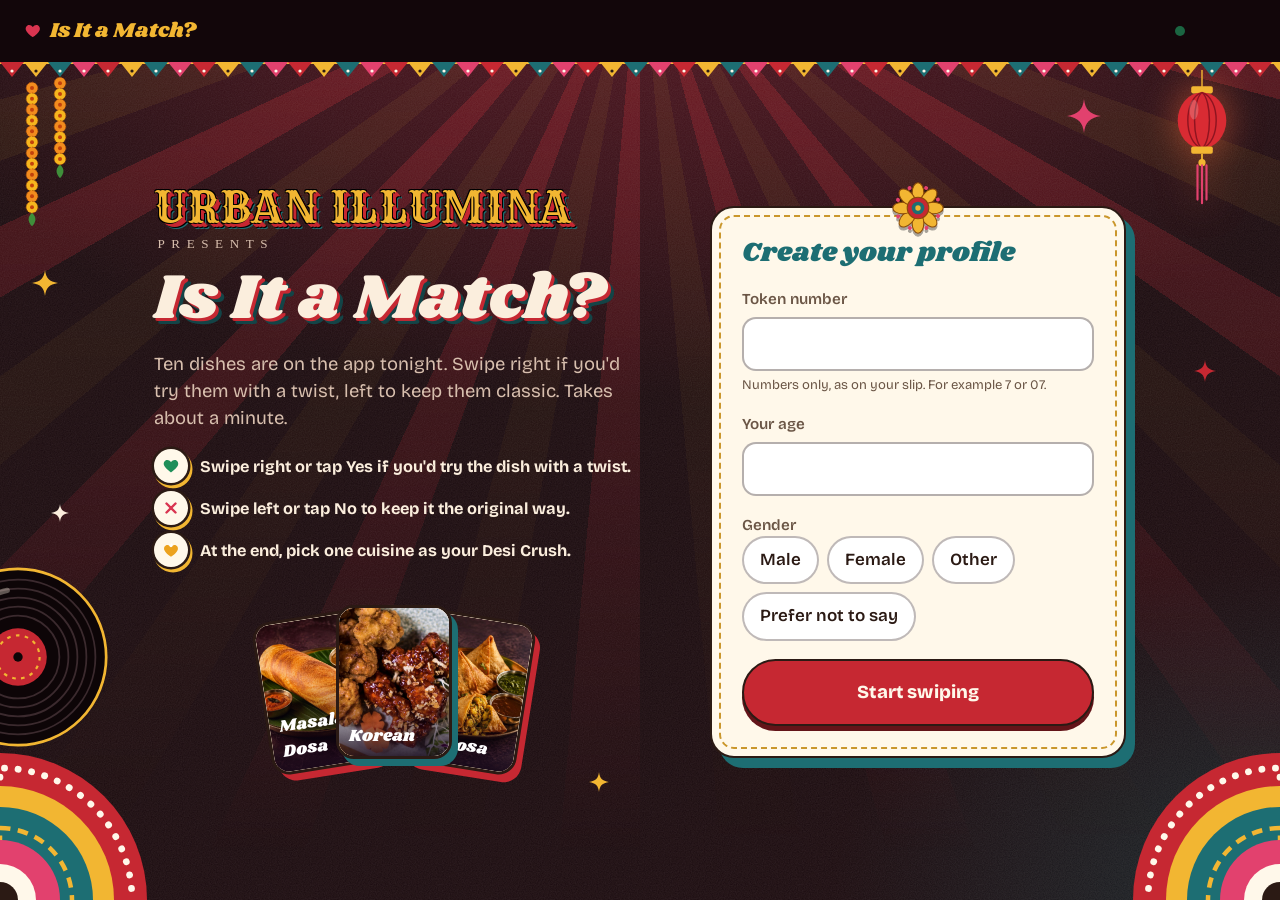
<file: index.html>
<!doctype html>
<html lang="en">
<head>
  <meta charset="utf-8">
  <meta name="viewport" content="width=device-width, initial-scale=1, viewport-fit=cover">
  <meta name="theme-color" content="#12060a">
  <meta name="apple-mobile-web-app-capable" content="yes">
  <title>Is It a Match?</title>
  <link rel="preload" href="fonts/shrikhand.woff2" as="font" type="font/woff2" crossorigin>
  <link rel="preload" href="fonts/rye.woff2" as="font" type="font/woff2" crossorigin>
  <link rel="preload" href="fonts/bricolage-grotesque.woff2" as="font" type="font/woff2" crossorigin>
  <link rel="stylesheet" href="style.css">
</head>
<body data-screen="start">
  <svg width="0" height="0" style="position:absolute" aria-hidden="true">
    <symbol id="i-no" viewBox="0 0 24 24"><path d="M6 6l12 12M18 6L6 18" fill="none" stroke="currentColor" stroke-width="3.2" stroke-linecap="round"/></symbol>
    <symbol id="i-yes" viewBox="0 0 24 24"><path d="M12 20.5s-7.5-4.6-9.3-9.4C1.4 7.6 3.6 4 7.1 4c2 0 3.5 1 4.9 2.8C13.4 5 14.9 4 16.9 4c3.5 0 5.7 3.6 4.4 7.1-1.8 4.8-9.3 9.4-9.3 9.4z" fill="currentColor"/></symbol>
    <symbol id="i-crush" viewBox="0 0 24 24"><path d="M12 21s-7.2-4.4-8.9-9C1.9 8.6 4 5.2 7.3 5.2c1.9 0 3.3.9 4.7 2.6 1.4-1.7 2.8-2.6 4.7-2.6 3.3 0 5.4 3.4 4.2 6.8-1.7 4.6-8.9 9-8.9 9z" fill="currentColor"/><path d="M12 2.2c.9 1.4 2.4 2.1 2.4 3.6a2.4 2.4 0 0 1-4.8 0c0-.7.3-1.2.7-1.7.2.6.6 1 1.1 1 .6 0 .9-.6.6-1.6-.2-.5 0-1 0-1.3z" fill="#fff"/></symbol>
    <symbol id="i-undo" viewBox="0 0 24 24"><path d="M9 7H4V2M4.3 7A8.5 8.5 0 1 1 3.5 13" fill="none" stroke="currentColor" stroke-width="2.6" stroke-linecap="round" stroke-linejoin="round"/></symbol>
    <symbol id="i-pin" viewBox="0 0 24 24"><path d="M12 22s7-6.3 7-12a7 7 0 1 0-14 0c0 5.7 7 12 7 12zm0-9.5a2.5 2.5 0 1 1 0-5 2.5 2.5 0 0 1 0 5z" fill="currentColor"/></symbol>
    <!-- Urban Illumina decorations -->
    <symbol id="i-spark" viewBox="0 0 24 24"><path d="M12 0c.9 7.6 3.8 10.6 12 12-8.2 1.4-11.1 4.4-12 12-.9-7.6-3.8-10.6-12-12C8.2 10.6 11.1 7.6 12 0z" fill="currentColor"/></symbol>
    <symbol id="i-vinyl" viewBox="0 0 100 100"><circle cx="50" cy="50" r="49" fill="#0d0507" stroke="#f2b632" stroke-width="1.5"/><g fill="none" stroke="#3b2a2e" stroke-width="1"><circle cx="50" cy="50" r="43"/><circle cx="50" cy="50" r="38"/><circle cx="50" cy="50" r="33"/><circle cx="50" cy="50" r="28"/><circle cx="50" cy="50" r="23"/></g><path d="M22 26a40 40 0 0 1 22-13" fill="none" stroke="#fbeedd" stroke-opacity=".35" stroke-width="3" stroke-linecap="round"/><circle cx="50" cy="50" r="16" fill="#c62832"/><circle cx="50" cy="50" r="12" fill="none" stroke="#f2b632" stroke-width="1.2" stroke-dasharray="2 3"/><circle cx="50" cy="50" r="2.6" fill="#0d0507"/></symbol>
    <symbol id="i-garland-long" viewBox="0 0 24 174"><path d="M12 0V162" stroke="#7a4b12" stroke-width="1.2"/><circle cx="12" cy="6" r="7" fill="#f28c1e"/><circle cx="12" cy="6" r="7" fill="none" stroke="#b5520a" stroke-width="1" stroke-dasharray="2 2"/><circle cx="12" cy="6" r="2.4" fill="#c2410c"/><circle cx="12" cy="19" r="7" fill="#f6b61e"/><circle cx="12" cy="19" r="7" fill="none" stroke="#b5520a" stroke-width="1" stroke-dasharray="2 2"/><circle cx="12" cy="19" r="2.4" fill="#c2410c"/><circle cx="12" cy="32" r="7" fill="#f28c1e"/><circle cx="12" cy="32" r="7" fill="none" stroke="#b5520a" stroke-width="1" stroke-dasharray="2 2"/><circle cx="12" cy="32" r="2.4" fill="#c2410c"/><circle cx="12" cy="45" r="7" fill="#f6b61e"/><circle cx="12" cy="45" r="7" fill="none" stroke="#b5520a" stroke-width="1" stroke-dasharray="2 2"/><circle cx="12" cy="45" r="2.4" fill="#c2410c"/><circle cx="12" cy="58" r="7" fill="#f28c1e"/><circle cx="12" cy="58" r="7" fill="none" stroke="#b5520a" stroke-width="1" stroke-dasharray="2 2"/><circle cx="12" cy="58" r="2.4" fill="#c2410c"/><circle cx="12" cy="71" r="7" fill="#f6b61e"/><circle cx="12" cy="71" r="7" fill="none" stroke="#b5520a" stroke-width="1" stroke-dasharray="2 2"/><circle cx="12" cy="71" r="2.4" fill="#c2410c"/><circle cx="12" cy="84" r="7" fill="#f28c1e"/><circle cx="12" cy="84" r="7" fill="none" stroke="#b5520a" stroke-width="1" stroke-dasharray="2 2"/><circle cx="12" cy="84" r="2.4" fill="#c2410c"/><circle cx="12" cy="97" r="7" fill="#f6b61e"/><circle cx="12" cy="97" r="7" fill="none" stroke="#b5520a" stroke-width="1" stroke-dasharray="2 2"/><circle cx="12" cy="97" r="2.4" fill="#c2410c"/><circle cx="12" cy="110" r="7" fill="#f28c1e"/><circle cx="12" cy="110" r="7" fill="none" stroke="#b5520a" stroke-width="1" stroke-dasharray="2 2"/><circle cx="12" cy="110" r="2.4" fill="#c2410c"/><circle cx="12" cy="123" r="7" fill="#f6b61e"/><circle cx="12" cy="123" r="7" fill="none" stroke="#b5520a" stroke-width="1" stroke-dasharray="2 2"/><circle cx="12" cy="123" r="2.4" fill="#c2410c"/><circle cx="12" cy="136" r="7" fill="#f28c1e"/><circle cx="12" cy="136" r="7" fill="none" stroke="#b5520a" stroke-width="1" stroke-dasharray="2 2"/><circle cx="12" cy="136" r="2.4" fill="#c2410c"/><circle cx="12" cy="149" r="7" fill="#f6b61e"/><circle cx="12" cy="149" r="7" fill="none" stroke="#b5520a" stroke-width="1" stroke-dasharray="2 2"/><circle cx="12" cy="149" r="2.4" fill="#c2410c"/><path d="M12 156c-5 4-6 10 0 16 6-6 5-12 0-16z" fill="#3f8f3a"/></symbol>
    <symbol id="i-garland-short" viewBox="0 0 24 122"><path d="M12 0V110" stroke="#7a4b12" stroke-width="1.2"/><circle cx="12" cy="6" r="7" fill="#f28c1e"/><circle cx="12" cy="6" r="7" fill="none" stroke="#b5520a" stroke-width="1" stroke-dasharray="2 2"/><circle cx="12" cy="6" r="2.4" fill="#c2410c"/><circle cx="12" cy="19" r="7" fill="#f6b61e"/><circle cx="12" cy="19" r="7" fill="none" stroke="#b5520a" stroke-width="1" stroke-dasharray="2 2"/><circle cx="12" cy="19" r="2.4" fill="#c2410c"/><circle cx="12" cy="32" r="7" fill="#f28c1e"/><circle cx="12" cy="32" r="7" fill="none" stroke="#b5520a" stroke-width="1" stroke-dasharray="2 2"/><circle cx="12" cy="32" r="2.4" fill="#c2410c"/><circle cx="12" cy="45" r="7" fill="#f6b61e"/><circle cx="12" cy="45" r="7" fill="none" stroke="#b5520a" stroke-width="1" stroke-dasharray="2 2"/><circle cx="12" cy="45" r="2.4" fill="#c2410c"/><circle cx="12" cy="58" r="7" fill="#f28c1e"/><circle cx="12" cy="58" r="7" fill="none" stroke="#b5520a" stroke-width="1" stroke-dasharray="2 2"/><circle cx="12" cy="58" r="2.4" fill="#c2410c"/><circle cx="12" cy="71" r="7" fill="#f6b61e"/><circle cx="12" cy="71" r="7" fill="none" stroke="#b5520a" stroke-width="1" stroke-dasharray="2 2"/><circle cx="12" cy="71" r="2.4" fill="#c2410c"/><circle cx="12" cy="84" r="7" fill="#f28c1e"/><circle cx="12" cy="84" r="7" fill="none" stroke="#b5520a" stroke-width="1" stroke-dasharray="2 2"/><circle cx="12" cy="84" r="2.4" fill="#c2410c"/><circle cx="12" cy="97" r="7" fill="#f6b61e"/><circle cx="12" cy="97" r="7" fill="none" stroke="#b5520a" stroke-width="1" stroke-dasharray="2 2"/><circle cx="12" cy="97" r="2.4" fill="#c2410c"/><path d="M12 104c-5 4-6 10 0 16 6-6 5-12 0-16z" fill="#3f8f3a"/></symbol>
    <symbol id="i-lantern" viewBox="0 0 60 150"><path d="M30 0v20" stroke="#f2b632" stroke-width="1.6"/><rect x="18" y="18" width="24" height="8" rx="2" fill="#f2b632"/><ellipse cx="30" cy="56" rx="27" ry="31" fill="#d92b33"/><path d="M30 25c-11 8-11 54 0 62M30 25c11 8 11 54 0 62M30 25c-21 6-21 56 0 62M30 25c21 6 21 56 0 62" fill="none" stroke="#8e1420" stroke-width="1.6"/><ellipse cx="21" cy="44" rx="5" ry="11" fill="#fff" opacity=".2"/><rect x="18" y="85" width="24" height="8" rx="2" fill="#f2b632"/><path d="M30 93v8" stroke="#f2b632" stroke-width="2"/><circle cx="30" cy="103" r="4" fill="#f2b632"/><path d="M25 106v38M30 106v42M35 106v38" stroke="#e2416e" stroke-width="2.4" stroke-linecap="round"/></symbol>
    <symbol id="i-medallion" viewBox="-30 -30 60 60"><g fill="#f2b632" stroke="#8a4b08" stroke-width="1.2"><ellipse cx="0" cy="-17" rx="6.5" ry="11" transform="rotate(0)"/><ellipse cx="0" cy="-17" rx="6.5" ry="11" transform="rotate(45)"/><ellipse cx="0" cy="-17" rx="6.5" ry="11" transform="rotate(90)"/><ellipse cx="0" cy="-17" rx="6.5" ry="11" transform="rotate(135)"/><ellipse cx="0" cy="-17" rx="6.5" ry="11" transform="rotate(180)"/><ellipse cx="0" cy="-17" rx="6.5" ry="11" transform="rotate(225)"/><ellipse cx="0" cy="-17" rx="6.5" ry="11" transform="rotate(270)"/><ellipse cx="0" cy="-17" rx="6.5" ry="11" transform="rotate(315)"/></g><g fill="#e2416e"><circle cx="0" cy="-24" r="2.2" transform="rotate(22)"/><circle cx="0" cy="-24" r="2.2" transform="rotate(67)"/><circle cx="0" cy="-24" r="2.2" transform="rotate(112)"/><circle cx="0" cy="-24" r="2.2" transform="rotate(157)"/><circle cx="0" cy="-24" r="2.2" transform="rotate(202)"/><circle cx="0" cy="-24" r="2.2" transform="rotate(247)"/><circle cx="0" cy="-24" r="2.2" transform="rotate(292)"/><circle cx="0" cy="-24" r="2.2" transform="rotate(337)"/></g><circle r="12" fill="#c62832" stroke="#8a4b08" stroke-width="1.2"/><circle r="7" fill="#1d6e73"/><circle r="3" fill="#f2b632"/></symbol>
    <symbol id="i-corner" viewBox="0 0 100 100"><path d="M0 100V2a98 98 0 0 1 98 98z" fill="#c62832"/><path d="M0 100V12a88 88 0 0 1 88 88" fill="none" stroke="#fff8ea" stroke-width="4.5" stroke-dasharray="0.1 9" stroke-linecap="round"/><path d="M0 100V24a76 76 0 0 1 76 76z" fill="#f2b632"/><path d="M0 100V38a62 62 0 0 1 62 62z" fill="#1d6e73"/><path d="M0 100V52a48 48 0 0 1 48 48" fill="none" stroke="#f2b632" stroke-width="3" stroke-dasharray="7 5"/><path d="M0 100V60a40 40 0 0 1 40 40z" fill="#e2416e"/><path d="M0 100V76a24 24 0 0 1 24 24z" fill="#fff8ea"/><circle cx="0" cy="100" r="12" fill="#2b1a14"/></symbol>
    <symbol id="i-info" viewBox="0 0 24 24"><circle cx="12" cy="12" r="10" fill="none" stroke="currentColor" stroke-width="2.4"/><path d="M12 11v6M12 7.2v.1" stroke="currentColor" stroke-width="2.6" stroke-linecap="round"/></symbol>
  </svg>

  <!-- Night poster background: sun rays, grain, marigold garland, lantern, vinyl, sparkles, truck-art corners -->
  <div class="deco" aria-hidden="true">
    <svg class="garland g-1"><use href="#i-garland-long"/></svg>
    <svg class="garland g-2"><use href="#i-garland-short"/></svg>
    <svg class="lantern"><use href="#i-lantern"/></svg>
    <svg class="vinyl"><use href="#i-vinyl"/></svg>
    <svg class="spark sp-1"><use href="#i-spark"/></svg>
    <svg class="spark sp-2"><use href="#i-spark"/></svg>
    <svg class="spark sp-3"><use href="#i-spark"/></svg>
    <svg class="spark sp-4"><use href="#i-spark"/></svg>
    <svg class="spark sp-5"><use href="#i-spark"/></svg>
    <svg class="corner corner-bl"><use href="#i-corner"/></svg>
    <svg class="corner corner-br"><use href="#i-corner"/></svg>
  </div>

  <div class="app">
    <header class="topbar">
      <button class="brand" id="brand" type="button" aria-label="Game logo">
        <img class="brand-logo" id="brandLogo" alt="" hidden>
        <svg class="brand-heart"><use href="#i-yes"/></svg><span data-text="title"></span>
      </button>
      <ol class="progress" id="progress" aria-label="Progress"></ol>
      <div class="topbar-end">
        <span class="sync" id="sync" data-state="saved" title="All saved" aria-hidden="true"></span>
        <button class="btn-quiet" id="exitBtn" type="button">Exit</button>
      </div>
    </header>

    <main>
      <!-- Start -->
      <section class="screen screen-start" id="screen-start" aria-labelledby="startTitle">
        <div class="start-hero">
          <img class="start-logo" id="startLogo" alt="" hidden>
          <p class="presenter"><span class="presenter-name" data-text="presenter"></span><span class="presenter-sub" data-text="presents"></span></p>
          <h1 id="startTitle" data-text="title"></h1>
          <p class="intro" data-text="intro"></p>
          <ul class="start-how" id="startHow"></ul>
          <div class="fan" id="fan"></div>
        </div>
        <form class="start-form" id="startForm" novalidate>
          <svg class="medal" aria-hidden="true"><use href="#i-medallion"/></svg>
          <h2 data-text="startHeading"></h2>
          <label class="field">
            <span data-text="tokenLabel"></span>
            <input id="token" name="token" inputmode="numeric" pattern="[0-9]*" autocomplete="off" spellcheck="false" maxlength="9" required>
            <small data-text="tokenHelp"></small>
          </label>
          <label class="field">
            <span data-text="ageLabel"></span>
            <input id="age" name="age" type="number" inputmode="numeric" min="5" max="99" required>
          </label>
          <fieldset class="field">
            <legend data-text="genderLabel"></legend>
            <div class="chips-choice">
              <label><input type="radio" name="gender" value="Male" required><span>Male</span></label>
              <label><input type="radio" name="gender" value="Female"><span>Female</span></label>
              <label><input type="radio" name="gender" value="Other"><span>Other</span></label>
              <label><input type="radio" name="gender" value="Prefer not to say"><span>Prefer not to say</span></label>
            </div>
          </fieldset>
          <p class="form-error" id="formError" role="alert" hidden></p>
          <button class="btn-primary btn-big" id="startBtn" type="submit"><span data-text="startButton"></span></button>
        </form>
      </section>

      <!-- Play -->
      <section class="screen screen-play" id="screen-play">
        <div class="prompt">
          <p class="round-tag" id="roundTag"></p>
          <h2 id="question"></h2>
          <ul class="legend">
            <li class="legend-yes"><svg><use href="#i-yes"/></svg><span id="yesMeans"></span></li>
            <li class="legend-no"><svg><use href="#i-no"/></svg><span id="noMeans"></span></li>
          </ul>
          <p class="counter" id="counter"></p>
          <ul class="keys" aria-label="Keyboard shortcuts">
            <li><kbd>←</kbd> No</li>
            <li><kbd>→</kbd> Yes</li>
            <li><kbd>⌫</kbd> Undo</li>
          </ul>
        </div>
        <div class="deck-area">
          <div class="deck" id="deck"></div>
          <div class="controls">
            <button class="ctl ctl-undo" id="undoBtn" type="button"><svg><use href="#i-undo"/></svg><span data-btn="undo"></span></button>
            <button class="ctl ctl-no" id="noBtn" type="button"><svg><use href="#i-no"/></svg><span data-btn="no"></span></button>
            <button class="ctl ctl-yes" id="yesBtn" type="button"><svg><use href="#i-yes"/></svg><span data-btn="yes"></span></button>
          </div>
        </div>
      </section>

      <!-- Pick your Desi Crush (mandatory, after all 10 swipes) -->
      <section class="screen screen-crush" id="screen-crush" aria-labelledby="crushTitle">
        <div class="crush-head">
          <p class="crush-kicker" id="crushKicker"></p>
          <h2 id="crushTitle"></h2>
          <p class="crush-text" id="crushText"></p>
        </div>
        <ul class="crush-tiles" id="crushTiles" aria-label="Pick your Desi Crush"></ul>
      </section>

      <!-- Done -->
      <section class="screen screen-done" id="screen-done" aria-labelledby="profileName">
        <div class="profile-card">
          <svg class="medal" aria-hidden="true"><use href="#i-medallion"/></svg>
          <p class="profile-kicker" id="doneKicker"></p>
          <h2 id="profileName"></h2>
          <p id="profileLine"></p>
          <div class="match" aria-live="polite">
            <div class="match-photo-wrap" id="matchPhoto"></div>
            <div class="match-text">
              <p class="match-kicker"><svg><use href="#i-yes"/></svg><span id="matchKicker"></span></p>
              <p class="match-name" id="matchName"></p>
              <p class="match-line" id="matchLine"></p>
            </div>
          </div>
          <dl class="stats" id="stats"></dl>
          <button class="btn-primary btn-big" id="nextPlayerBtn" type="button"></button>
        </div>
        <ul class="tiles" id="tiles" aria-label="Your answers"></ul>
      </section>
    </main>
  </div>

  <!-- Round switch flash -->
  <div class="flash" id="flash" hidden aria-live="polite">
    <svg class="flash-spark fs-1" aria-hidden="true"><use href="#i-spark"/></svg>
    <svg class="flash-spark fs-2" aria-hidden="true"><use href="#i-spark"/></svg>
    <svg class="flash-spark fs-3" aria-hidden="true"><use href="#i-spark"/></svg>
    <p class="flash-emoji" id="flashEmoji"></p>
    <p class="flash-title" id="flashTitle"></p>
    <p class="flash-text" id="flashText"></p>
    <p class="flash-crush" id="flashCrush" hidden></p>
  </div>

  <!-- Match screen after Yes (moves on by itself) or Desi Crush (waits for Next). No has no screen. -->
  <div class="overlay" id="result" hidden>
    <div class="result" role="dialog" aria-modal="true" aria-labelledby="resultTitle">
      <h2 class="result-title" id="resultTitle"></h2>
      <div class="plates" id="plates"></div>
      <p class="result-name" id="resultName"></p>
      <p class="result-line" id="resultLine"></p>
      <ul class="teasers" id="teasers"></ul>
      <div class="result-actions">
        <button class="btn-primary btn-big" id="nextBtn" type="button"></button>
        <button class="btn-quiet" id="changeBtn" type="button"><svg><use href="#i-undo"/></svg><span id="changeText"></span></button>
      </div>
    </div>
    <div class="burst" id="burst" aria-hidden="true"></div>
  </div>

  <!-- Full dish profile -->
  <div class="overlay overlay-dim" id="profile" hidden>
    <div class="sheet" role="dialog" aria-modal="true" aria-labelledby="pName">
      <div class="sheet-photos" id="pPhotos"></div>
      <div class="sheet-body">
        <h2 id="pName"></h2>
        <p class="from"><svg><use href="#i-pin"/></svg><span id="pFrom"></span></p>
        <p id="pBio"></p>
        <dl class="sheet-facts" id="pFacts"></dl>
        <button class="btn-primary" id="pBack" type="button"></button>
      </div>
    </div>
  </div>

  <!-- Halftime fortune cookie -->
  <div class="overlay" id="halftime" hidden>
    <div class="half" role="dialog" aria-modal="true" aria-labelledby="halfTitle">
      <h2 id="halfTitle"></h2>
      <p id="halfText"></p>
      <button class="cookie" id="cookie" type="button" aria-label="Crack the fortune cookie">
        <span class="cookie-half cookie-l">🥠</span><span class="cookie-half cookie-r">🥠</span>
      </button>
      <p class="fortune" id="fortune" hidden></p>
      <button class="btn-primary btn-big" id="halfBtn" type="button"></button>
    </div>
    <div class="burst" id="halfBurst" aria-hidden="true"></div>
  </div>

  <!-- Confirm exit -->
  <div class="overlay overlay-dim" id="exitDialog" hidden>
    <div class="dialog" role="dialog" aria-modal="true" aria-labelledby="exitTitle">
      <h2 id="exitTitle"></h2>
      <p id="exitText"></p>
      <div class="dialog-actions">
        <button class="btn-quiet" id="exitCancel" type="button"></button>
        <button class="btn-primary" id="exitConfirm" type="button"></button>
      </div>
    </div>
  </div>

  <!-- Team panel: opens when the logo is tapped 5 times -->
  <div class="overlay overlay-dim" id="team" hidden>
    <div class="dialog dialog-wide" role="dialog" aria-modal="true" aria-labelledby="teamTitle">
      <h2 id="teamTitle">Team tools</h2>
      <form id="teamForm" class="team-grid" novalidate>
        <label class="field"><span>Your name</span><input id="tName" autocomplete="off" maxlength="40"></label>
        <label class="field"><span>Stall PIN</span><input id="tPin" type="password" autocomplete="off" maxlength="40"></label>
        <label class="field"><span>Token</span><input id="tToken" inputmode="numeric" pattern="[0-9]*" autocomplete="off" maxlength="9"></label>
        <button class="btn-primary" id="tCheck" type="submit">Check token</button>
      </form>
      <div id="tResult" class="team-result" role="status"></div>
      <div id="tActions" class="team-actions" hidden>
        <label class="field"><span>Reason (saved in the sheet)</span><input id="tReason" maxlength="200" placeholder="For example: phone battery died mid-game"></label>
        <div class="dialog-actions">
          <button class="btn-primary" id="tReplay" type="button" hidden>Allow a replay</button>
          <button class="btn-primary" id="tRestart" type="button" hidden>Restart unfinished game</button>
        </div>
      </div>
      <div class="team-device">
        <p>This device: <span id="tDevice"></span>. Saving: <span id="tQueue"></span></p>
        <div class="dialog-actions">
          <button class="btn-quiet" id="tReload" type="button">Reload page</button>
          <button class="btn-quiet" id="tClose" type="button">Close</button>
        </div>
      </div>
    </div>
  </div>

  <p class="toast" id="toast" role="status" hidden></p>

  <script src="data.js"></script>
  <script src="app.js"></script>
</body>
</html>
</file>
<file: style.css>
/* Swipe game — styles.
 * Urban Illumina at night: a dark maroon sky with Diwali-Night sun rays,
 * festive bunting, retro props (vinyl, disco ball), sparkles and truck-art
 * corners. Dishes sit on cream poster cards with ink outlines and hard
 * offset shadows. Crimson, teal and marigold gold. Dishes are dating profiles.
 * Laptop and iPad first; phone as backup.
 */

/* Fonts are stored in the repo (fonts/), so they load even on slow fest Wi-Fi.
 * Rye (the western-marquee look of the URBAN ILLUMINA wordmark), Shrikhand
 * (retro desi poster script) and Bricolage Grotesque. All SIL Open Font License. */
@font-face {
  font-family: "Rye";
  src: url("fonts/rye.woff2") format("woff2");
  font-weight: 400;
  font-display: swap;
}
@font-face {
  font-family: "Shrikhand";
  src: url("fonts/shrikhand.woff2") format("woff2");
  font-weight: 400;
  font-display: swap;
}
@font-face {
  font-family: "Bricolage Grotesque";
  src: url("fonts/bricolage-grotesque.woff2") format("woff2");
  font-weight: 200 800;
  font-display: swap;
}

:root {
  --bg: #1a0a0e;       /* night page */
  --page-text: #fbeedd;
  --page-muted: #d8bfae;
  --page-line: rgba(251, 238, 221, 0.22);
  --paper: #f3e6cc;
  --paper-2: #fff8ea;  /* cards, forms */
  --paper-3: #eadbbf;  /* photo placeholders */
  --ink: #2b1a14;
  --muted: #6b5646;
  --line: rgba(43, 26, 20, 0.2);
  --crimson: #c62832;  /* round 1: Chinese twist */
  --teal: #1d6e73;     /* round 2: desi twist */
  --teal-deep: #134447;
  --gold: #f2b632;
  --pink: #e2416e;
  --yes: #1f8f5a;
  --no: #d93450;
  --crush: #eca21e;    /* Desi Crush */
  --undo: #7a64b8;
  --accent: var(--crimson);
  --hard: 0 0 0 2.5px var(--ink);  /* ink outline used on cards and buttons */

  --wordmark: "Rye", "Georgia", serif;
  --display: "Shrikhand", "Georgia", serif;
  --text: "Bricolage Grotesque", ui-sans-serif, system-ui, -apple-system, "Segoe UI", sans-serif;

  --r-card: 24px;
  --r-ui: 14px;
  --topbar: 64px;
  --ease-out: cubic-bezier(0.2, 0.8, 0.2, 1);
  --spring: cubic-bezier(0.34, 1.56, 0.64, 1);
}

body[data-part="2"] { --accent: var(--teal); }

*, *::before, *::after { box-sizing: border-box; }
html { -webkit-text-size-adjust: 100%; overflow-x: hidden; }

body {
  margin: 0;
  min-height: 100dvh;
  color: var(--page-text);
  font-family: var(--text);
  font-size: 17px;
  line-height: 1.45;
  background-color: var(--bg);
  overflow-x: hidden;
  -webkit-tap-highlight-color: transparent;
}
/* Urban Illumina artwork slot (set GAME.background in data.js) */
body.has-art::before {
  content: "";
  position: fixed;
  inset: 0;
  z-index: -1;
  background: var(--art) center / cover no-repeat;
  opacity: 0.3;
  pointer-events: none;
}

button, input { font: inherit; color: inherit; }
button { cursor: pointer; touch-action: manipulation; }
button:disabled { cursor: default; }
[hidden] { display: none !important; }
:focus-visible { outline: 3px solid var(--crush); outline-offset: 3px; }
svg { width: 1em; height: 1em; flex: none; }
.sr-only { position: absolute; width: 1px; height: 1px; overflow: hidden; clip: rect(0 0 0 0); white-space: nowrap; }

/* ------------------------------------------------------------ top bar */

/* Clip cards that fly off the side, so phones never zoom out to fit them. */
.app { min-height: 100dvh; display: flex; flex-direction: column; overflow-x: hidden; overflow-x: clip; }

.topbar {
  height: var(--topbar);
  display: grid;
  grid-template-columns: 1fr auto 1fr;
  align-items: center;
  gap: 16px;
  padding: 0 max(20px, env(safe-area-inset-right)) 0 max(20px, env(safe-area-inset-left));
  position: relative;
  z-index: 2;
  background: #12060a;
  border-bottom: 2px solid var(--gold);
}
/* Festive bunting (jhalar) hanging under the top bar */
.topbar::after {
  content: "";
  position: absolute;
  left: 0; right: 0; top: 100%;
  height: 16px;
  pointer-events: none;
  background: url("data:image/svg+xml,%3Csvg xmlns='http://www.w3.org/2000/svg' width='96' height='16'%3E%3Cpath d='M0 0h24L12 15z' fill='%23c62832'/%3E%3Cpath d='M24 0h24L36 15z' fill='%23f2b632'/%3E%3Cpath d='M48 0h24L60 15z' fill='%231d6e73'/%3E%3Cpath d='M72 0h24L84 15z' fill='%23e2416e'/%3E%3Ccircle cx='12' cy='9' r='1.6' fill='%23fff8ea'/%3E%3Ccircle cx='36' cy='9' r='1.6' fill='%232b1a14'/%3E%3Ccircle cx='60' cy='9' r='1.6' fill='%23fff8ea'/%3E%3Ccircle cx='84' cy='9' r='1.6' fill='%23fff8ea'/%3E%3C/svg%3E") 0 0 / 96px 16px repeat-x;
}

.brand {
  justify-self: start;
  display: flex;
  align-items: center;
  gap: 8px;
  padding: 6px 4px;
  border: 0;
  background: none;
  font-family: var(--display);
  font-size: 1.3rem;
  line-height: 1;
  color: var(--gold);
  white-space: nowrap;
  -webkit-user-select: none;
  user-select: none;
}
.brand:focus-visible { outline-offset: 2px; }
.brand-heart { color: var(--no); font-size: 1.1rem; }
.brand-logo { height: 34px; width: auto; }
.start-logo { height: 64px; width: auto; margin-bottom: 14px; }

.progress { list-style: none; margin: 0; padding: 0; display: flex; gap: 6px; }
.progress li {
  width: 26px;
  height: 6px;
  border-radius: 6px;
  background: rgba(251, 238, 221, 0.18);
  transition: background 0.3s, transform 0.3s var(--spring);
}
.progress li.part-1.done { background: var(--crimson); }
.progress li.part-2.done { background: var(--teal); }
.progress li.now { background: var(--gold); transform: scaleY(1.6); }
body[data-screen="start"] .progress,
body[data-screen="start"] #exitBtn,
body[data-screen="done"] #exitBtn { visibility: hidden; }

.topbar-end { display: flex; justify-content: flex-end; align-items: center; gap: 12px; }

/* A tiny status dot. Players don't know what it means; the team does:
 * green = all saved, amber blinking = saving, red = offline (answers wait on the device). */
.sync { width: 10px; height: 10px; border-radius: 50%; background: var(--yes); opacity: 0.7; }
.sync[data-state="saving"] { background: #ffc53d; animation: pulse 0.9s ease-in-out infinite; }
.sync[data-state="offline"] { background: var(--no); opacity: 1; }
@keyframes pulse { 50% { opacity: 0.25; } }

/* ------------------------------------------------------------ buttons */

.btn-primary {
  position: relative;
  overflow: hidden;
  border: 2.5px solid var(--ink);
  border-radius: 999px;
  padding: 14px 26px;
  background: var(--accent);
  color: var(--paper-2);
  font-weight: 800;
  letter-spacing: 0.01em;
  box-shadow: 0 5px 0 color-mix(in srgb, var(--accent) 50%, #000);
  transition: transform 0.18s var(--spring), box-shadow 0.2s, filter 0.2s;
}
.btn-primary::after {
  content: "";
  position: absolute;
  inset: 0;
  background: linear-gradient(110deg, transparent 30%, rgba(255, 255, 255, 0.35) 50%, transparent 70%);
  transform: translateX(-120%);
  transition: transform 0.6s var(--ease-out);
}
.btn-primary:hover { transform: translateY(-2px); box-shadow: 0 7px 0 color-mix(in srgb, var(--accent) 50%, #000); }
.btn-primary:hover::after { transform: translateX(120%); }
.btn-primary:active { transform: translateY(4px); box-shadow: 0 1px 0 color-mix(in srgb, var(--accent) 50%, #000); }
.btn-primary:disabled { filter: saturate(0.5) brightness(0.85); transform: none; }
.btn-primary.is-loading::before {
  content: "";
  display: inline-block;
  width: 16px;
  height: 16px;
  margin-right: 10px;
  vertical-align: -2px;
  border: 2.5px solid rgba(255, 248, 234, 0.4);
  border-top-color: var(--paper-2);
  border-radius: 50%;
  animation: spin 0.7s linear infinite;
}
.btn-crush { --accent: var(--crush); color: var(--ink); }
@keyframes spin { to { transform: rotate(360deg); } }
.btn-big { padding: 18px 34px; font-size: 1.15rem; }

.btn-quiet {
  display: inline-flex;
  align-items: center;
  gap: 8px;
  border: 2px solid color-mix(in srgb, currentColor 35%, transparent);
  background: transparent;
  border-radius: 999px;
  padding: 9px 16px;
  color: inherit;
  font-weight: 600;
  font-size: 0.95rem;
  transition: background 0.2s, color 0.2s, border-color 0.2s;
}
.btn-quiet:hover { background: color-mix(in srgb, currentColor 10%, transparent); border-color: currentColor; }

/* ------------------------------------------------------------ screens */

main { flex: 1; display: flex; }
.screen { display: none; flex: 1; }
.screen.is-active { display: flex; animation: screen-in 0.35s var(--ease-out); }
@keyframes screen-in { from { opacity: 0; } }

/* ------------------------------------------------------------ start */

.screen-start {
  align-items: center;
  justify-content: center;
  gap: clamp(32px, 6vw, 96px);
  padding: 32px clamp(20px, 5vw, 72px);
}
.start-hero { max-width: 34rem; }
.start-hero h1 {
  margin: 0;
  font-family: var(--display);
  font-weight: 400;
  font-size: clamp(3rem, 7vw, 5.4rem);
  line-height: 1;
  letter-spacing: 0;
  color: var(--page-text);
  text-shadow: 3px 3px 0 var(--crimson), 6px 6px 0 var(--teal-deep);
}
.intro { margin: 20px 0 0; max-width: 30rem; font-size: 1.15rem; color: var(--page-muted); }
.start-how { list-style: none; margin: 18px 0 0; padding: 0; display: grid; gap: 8px; }
.start-how li { display: flex; align-items: center; gap: 12px; font-weight: 700; font-size: 1.02rem; text-align: left; }
.start-how svg {
  width: 34px;
  height: 34px;
  padding: 8px;
  border-radius: 50%;
  background: var(--paper-2);
  box-shadow: 0 0 0 2.5px var(--ink), 2px 3px 0 2.5px var(--gold);
}
.how-yes svg { color: var(--yes); }
.how-no svg { color: var(--no); }
.how-crush svg { color: var(--crush); }

.fan { position: relative; height: 250px; margin-top: 40px; }
.fan-card {
  --i: 0;
  position: absolute;
  left: calc(50% - 75px + var(--i) * 96px);
  top: 18px;
  width: 150px;
  height: 200px;
  border-radius: 18px;
  overflow: hidden;
  color: #fff;
  background: var(--paper-3);
  border: 3px solid var(--ink);
  box-shadow: 6px 7px 0 var(--crimson);
  transform: rotate(calc(var(--i) * 9deg)) translateY(calc(var(--i) * var(--i) * 10px));
  transition: transform 0.35s var(--spring), box-shadow 0.3s, border-color 0.3s;
  animation: float 4.2s ease-in-out var(--d, 0s) infinite;
  cursor: pointer;
  outline: none;
}
.fan-card.part-2 { box-shadow: 6px 7px 0 var(--teal); }
.fan-card:nth-child(2) { z-index: 2; }
.fan-card .photo { position: absolute; inset: 0; }
.fan-card .ph-name { display: none; }
.fan-name {
  position: absolute;
  left: 0; right: 0; bottom: 0;
  padding: 26px 10px 8px;
  font-family: var(--display);
  font-size: 1.05rem;
  background: linear-gradient(transparent, rgba(20, 6, 24, 0.85));
}
@keyframes float { 50% { translate: 0 -10px; } }

/* Hover (laptop) or tap (iPad): the card straightens up and shows its sticker. */
.fan-stamp, .fan-line { position: absolute; opacity: 0; transition: opacity 0.25s, transform 0.35s var(--spring); pointer-events: none; }
.fan-stamp {
  top: 30px;
  left: 50%;
  padding: 3px 10px;
  border: 3px solid currentColor;
  border-radius: 10px;
  font-family: var(--display);
  font-size: 1.15rem;
  white-space: nowrap;
  background: rgba(20, 6, 24, 0.45);
  transform: translateX(-50%) rotate(-12deg) scale(0.6);
}
.fan-stamp-0 { color: var(--yes); }
.fan-stamp-1 { color: var(--crush); }
.fan-stamp-2 { color: var(--no); }
.fan-line {
  left: 8px; right: 8px; bottom: 44px;
  padding: 6px 8px;
  border-radius: 10px;
  background: rgba(20, 6, 24, 0.82);
  font-size: 0.78rem;
  font-weight: 700;
  line-height: 1.25;
  text-align: center;
  transform: translateY(8px);
}
.fan-card:hover, .fan-card.is-peek, .fan-card:focus-visible {
  z-index: 3;
  transform: rotate(0deg) translateY(-14px) scale(1.08);
  box-shadow: 8px 10px 0 var(--gold);
  animation-play-state: paused;
}
.fan-card:hover .fan-stamp, .fan-card.is-peek .fan-stamp, .fan-card:focus-visible .fan-stamp { opacity: 1; transform: translateX(-50%) rotate(-12deg) scale(1); }
.fan-card:hover .fan-line, .fan-card.is-peek .fan-line, .fan-card:focus-visible .fan-line { opacity: 1; transform: none; }

.start-form {
  width: min(100%, 26rem);
  display: grid;
  gap: 18px;
  padding: 30px;
  border-radius: var(--r-card);
  color: var(--ink);
  background: var(--paper-2);
  border: 2.5px solid var(--ink);
  box-shadow: 9px 10px 0 var(--teal);
  outline: 2px dashed color-mix(in srgb, var(--gold) 80%, var(--ink));
  outline-offset: -11px;
}
.start-form h2 { margin: 0; font-family: var(--display); font-weight: 400; font-size: 1.7rem; line-height: 1.15; color: var(--teal); }

.field { display: grid; gap: 7px; margin: 0; padding: 0; border: 0; min-width: 0; }
.field > span, .field > legend { font-weight: 600; font-size: 0.95rem; color: var(--muted); padding: 0; }
.field small { color: var(--muted); font-size: 0.82rem; margin-top: -2px; }
.field input {
  width: 100%;
  height: 54px;
  padding: 0 16px;
  border-radius: var(--r-ui);
  border: 2px solid rgba(43, 26, 20, 0.35);
  background: #fff;
  font-size: 1.15rem;
  outline: none;
  transition: border-color 0.2s, box-shadow 0.2s;
}
.field input:focus { border-color: var(--ink); box-shadow: 0 0 0 4px color-mix(in srgb, var(--accent) 28%, transparent); }
#token { font-size: 1.5rem; font-weight: 800; letter-spacing: 0.08em; }

.chips-choice { display: flex; flex-wrap: wrap; gap: 8px; }
.chips-choice label { position: relative; }
.chips-choice input { position: absolute; opacity: 0; pointer-events: none; }
.chips-choice span {
  display: inline-block;
  padding: 10px 16px;
  border-radius: 999px;
  border: 2px solid rgba(43, 26, 20, 0.3);
  background: #fff;
  font-weight: 600;
  cursor: pointer;
  transition: background 0.2s, border-color 0.2s, transform 0.15s var(--spring);
}
.chips-choice span:hover { border-color: var(--ink); }
.chips-choice input:checked + span { background: var(--accent); border-color: var(--ink); color: var(--paper-2); transform: scale(1.04); box-shadow: 0 3px 0 var(--ink); }
.chips-choice input:focus-visible + span { outline: 3px solid var(--crush); outline-offset: 2px; }

.form-error {
  margin: 0;
  padding: 12px 14px;
  border-radius: var(--r-ui);
  border: 2px solid var(--no);
  color: #8e1a2e;
  background: #fde3e6;
  font-weight: 600;
}

/* ------------------------------------------------------------ play */

.screen-play {
  --card-h: clamp(420px, calc(100dvh - var(--topbar) - 210px), 720px);
  --card-w: min(calc(var(--card-h) * 0.66), calc(100vw - 32px));
  flex-direction: column;
  align-items: center;
  gap: 14px;
  padding: 14px 16px;
}

.prompt { text-align: center; max-width: 36rem; }
.round-tag {
  display: inline-block;
  margin: 0 0 8px;
  padding: 6px 14px;
  border-radius: 999px;
  background: var(--accent);
  color: var(--paper-2);
  border: 2px solid var(--ink);
  font-weight: 800;
  font-size: 0.95rem;
  box-shadow: 0 0 0 0 var(--accent);
  animation: tag-glow 2.4s ease-out infinite;
}
@keyframes tag-glow { 0% { box-shadow: 0 0 0 0 color-mix(in srgb, var(--accent) 70%, transparent); } 70%, 100% { box-shadow: 0 0 0 14px transparent; } }
.prompt h2 {
  margin: 0;
  font-size: clamp(1.5rem, 3vw, 2.4rem);
  line-height: 1.12;
  font-family: var(--display);
  font-weight: 400;
  color: var(--page-text);
  text-shadow: 2px 2px 0 var(--accent), 4px 4px 0 #000;
}
.prompt h2.is-new { animation: question-in 0.7s var(--spring); }
@keyframes question-in { 0% { transform: scale(0.85); opacity: 0; } 60% { transform: scale(1.04); } }
.legend { display: none; }
.counter { margin: 10px 0 0; font-weight: 600; color: var(--page-muted); }
.keys { display: none; }

.deck-area { display: flex; flex-direction: column; align-items: center; gap: 18px; }
.deck { position: relative; width: var(--card-w); height: var(--card-h); }

/* ---------------------------------------------- the card */

.card {
  position: absolute;
  inset: 0;
  display: flex;
  flex-direction: column;
  border-radius: var(--r-card);
  overflow: hidden;
  color: var(--ink);
  background: var(--paper-2);
  box-shadow: var(--hard), 9px 10px 0 2.5px var(--card-accent, var(--crimson)), 0 30px 50px -28px rgba(43, 26, 20, 0.5);
  touch-action: none;
  user-select: none;
  -webkit-user-select: none;
  will-change: transform;
  --card-accent: var(--crimson);
  --yes: 0;
  --no: 0;
  --crush: 0;
}
.card.part-2 { --card-accent: var(--teal); }
.card.is-top { cursor: grab; transition: transform 0.25s var(--ease-out); animation: card-in 0.3s var(--ease-out); }
.card.is-dragging { cursor: grabbing; transition: none; }
.card.is-returning { transition: transform 0.3s var(--spring); }
.card.is-leaving { transition: transform 0.34s cubic-bezier(0.45, 0, 0.7, 0.4); pointer-events: none; }
.card.is-leaving.is-tilt-up { transition-duration: 0.42s; }
.card.is-tilt-right { transform: rotate(6deg) translateX(18px); }
.card.is-tilt-left { transform: rotate(-6deg) translateX(-18px); }
.card.is-tilt-up { transform: translateY(-14px) scale(1.03); }
.card.is-behind { transform: scale(0.94) translateY(18px); filter: brightness(0.6); }
.card.is-back { animation: card-back 0.45s var(--spring); }
@keyframes card-in { from { transform: scale(0.94) translateY(18px); filter: brightness(0.6); } }
@keyframes card-back { from { transform: translateX(-60%) rotate(-12deg); opacity: 0; } }

.card-banner {
  flex: none;
  margin: 0;
  display: flex;
  align-items: center;
  justify-content: center;
  gap: 8px;
  padding: 11px 14px 15px;
  /* marquee dots along the bottom, like the URBAN ILLUMINA lettering */
  background: radial-gradient(circle, var(--gold) 2.2px, transparent 2.8px) 3px calc(100% - 3px) / 13px 8px repeat-x, var(--card-accent);
  border-bottom: 2.5px solid var(--ink);
  color: var(--paper-2);
  font-size: 1.12rem;
  line-height: 1.2;
  text-align: center;
}

.card-photos { position: relative; flex: 1 1 auto; min-height: 0; }
.card-photos .photo { position: absolute; inset: 0; }
.photo, .plate, .tile-photo, .sheet-photo, .match-photo { position: relative; overflow: hidden; background: var(--paper-3); }
.photo img, .plate img, .tile-photo img, .sheet-photo img, .match-photo img {
  position: absolute;
  inset: 0;
  width: 100%;
  height: 100%;
  object-fit: cover;
  pointer-events: none;
}
.placeholder {
  position: absolute;
  inset: 0;
  display: flex;
  flex-direction: column;
  align-items: center;
  justify-content: center;
  gap: 10px;
  text-align: center;
  background:
    radial-gradient(circle at 50% 42%, rgba(255, 255, 255, 0.6), transparent 55%),
    linear-gradient(160deg, #f6dcc4, #e6cfae);
}
.part-2 .placeholder, .plate .placeholder { background: radial-gradient(circle at 50% 42%, rgba(255, 255, 255, 0.6), transparent 55%), linear-gradient(160deg, #d9e3df, #e9d6bd); }
.ph-emoji { font-size: clamp(3rem, 10vh, 6.5rem); line-height: 1; filter: drop-shadow(0 8px 12px rgba(43, 26, 20, 0.25)); }
.ph-name { font-weight: 600; color: var(--muted); font-size: 0.9rem; padding: 0 12px; }
.card .ph-name, .plate .ph-name, .tile-photo .ph-name, .sheet-photo .ph-name { display: none; }

.info-btn {
  position: absolute;
  z-index: 4;
  right: 12px;
  top: 12px;
  display: inline-flex;
  align-items: center;
  gap: 6px;
  padding: 8px 12px;
  border: 2px solid var(--ink);
  border-radius: 999px;
  background: var(--paper-2);
  color: var(--ink);
  font-weight: 800;
  font-size: 0.82rem;
  box-shadow: 0 3px 0 var(--ink);
  transition: transform 0.2s var(--spring);
}
.info-btn svg { font-size: 1.1rem; }
.info-btn:hover { transform: scale(1.06); }

.card-info { flex: none; padding: 14px 18px 16px; background: var(--paper-2); border-top: 2.5px solid var(--ink); }
.name-row { display: flex; align-items: baseline; justify-content: space-between; gap: 10px; }
.card-info h3 { margin: 0; font-family: var(--display); font-weight: 400; font-size: clamp(1.6rem, 3.6vh, 2.2rem); line-height: 1.1; color: var(--card-accent); }
.spice { font-size: 1rem; letter-spacing: -2px; white-space: nowrap; }
.from { margin: 6px 0 0; display: flex; align-items: center; gap: 6px; color: var(--muted); font-weight: 600; }
.from svg { color: var(--card-accent, var(--accent)); }
.bio { margin: 6px 0 0; font-size: 1rem; line-height: 1.35; }
.chips { list-style: none; margin: 10px 0 0; padding: 0; display: flex; flex-wrap: wrap; gap: 6px; }
.chips li { padding: 3px 10px; border-radius: 999px; background: color-mix(in srgb, var(--card-accent) 10%, transparent); border: 1.5px solid color-mix(in srgb, var(--card-accent) 45%, transparent); font-size: 0.84rem; font-weight: 600; }

/* Stamps fade in with the drag distance, or pop when a button is used. */
.stamp {
  position: absolute;
  z-index: 5;
  padding: 4px 16px;
  border: 5px solid currentColor;
  border-radius: 14px;
  font-family: var(--display);
  font-size: clamp(2rem, 5vh, 3rem);
  line-height: 1.1;
  background: rgba(255, 248, 234, 0.88);
  box-shadow: 0 4px 0 currentColor;
  pointer-events: none;
  white-space: nowrap;
}
.stamp-yes { top: 90px; left: 22px; color: var(--yes); transform: rotate(-14deg) scale(calc(0.8 + var(--yes) * 0.2)); opacity: var(--yes); }
.stamp-no { top: 90px; right: 22px; color: var(--no); transform: rotate(14deg) scale(calc(0.8 + var(--no) * 0.2)); opacity: var(--no); }
.stamp-crush { top: 38%; left: 50%; color: var(--crush); transform: translateX(-50%) rotate(-6deg) scale(calc(0.7 + var(--crush) * 0.3)); opacity: var(--crush); }

/* ---------------------------------------------- round buttons */

.controls { display: flex; align-items: center; gap: clamp(14px, 2.4vw, 26px); padding-bottom: 28px; }
.ctl {
  --c: var(--ink);
  --size: 76px;
  position: relative;
  width: var(--size);
  height: var(--size);
  border-radius: 50%;
  border: 0;
  background: var(--paper-2);
  color: var(--c);
  display: grid;
  place-items: center;
  font-size: calc(var(--size) * 0.42);
  box-shadow: var(--hard), 0 5px 0 2.5px color-mix(in srgb, var(--c) 70%, #000);
  transition: transform 0.2s var(--spring), background 0.2s, color 0.2s, box-shadow 0.25s;
}
.ctl > span {
  position: absolute;
  top: calc(100% + 8px);
  left: 50%;
  transform: translateX(-50%);
  font-size: 0.84rem;
  font-weight: 700;
  color: var(--page-muted);
  white-space: nowrap;
}
.ctl-no { --c: var(--no); }
.ctl-yes { --c: var(--yes); }
.ctl-crush { --c: var(--crush); --size: 66px; }
.ctl-undo { --c: var(--undo); --size: 50px; }
.ctl:hover:not(:disabled) {
  background: var(--c);
  color: var(--paper-2);
  transform: scale(1.08) translateY(-2px);
  box-shadow: var(--hard), 0 7px 0 2.5px color-mix(in srgb, var(--c) 70%, #000), 0 0 0 12px color-mix(in srgb, var(--c) 25%, transparent);
}
.ctl-crush:hover:not(:disabled) { color: var(--ink); }
.ctl:active:not(:disabled) { transform: translateY(4px) scale(0.95); box-shadow: var(--hard), 0 1px 0 2.5px color-mix(in srgb, var(--c) 70%, #000); transition-duration: 0.08s; }
.ctl:disabled { opacity: 0.32; }
.crush-count {
  position: absolute;
  top: -4px;
  right: -4px;
  min-width: 24px;
  height: 24px;
  padding: 0 6px;
  border-radius: 12px;
  background: var(--crush);
  color: var(--ink);
  font-size: 0.8rem;
  line-height: 20px;
  border: 2px solid var(--ink);
}
.ctl-crush:not(.is-used) { animation: crush-glow 2.2s ease-out infinite; }
@keyframes crush-glow { 0% { box-shadow: var(--hard), 0 5px 0 2.5px #8a5a06, 0 0 0 0 color-mix(in srgb, var(--crush) 70%, transparent); } 70%, 100% { box-shadow: var(--hard), 0 5px 0 2.5px #8a5a06, 0 0 0 16px transparent; } }
.ctl-crush.is-used { opacity: 0.75; }
.ctl-crush.is-used .crush-count { background: var(--paper-3); color: var(--muted); }

/* ------------------------------------------------------------ round flash */

.flash {
  position: fixed;
  inset: 0;
  z-index: 25;
  display: flex;
  flex-direction: column;
  align-items: center;
  justify-content: center;
  gap: 6px;
  padding: 24px;
  text-align: center;
  background:
    repeating-conic-gradient(from 0deg at 50% 45%, rgba(255, 248, 234, 0.1) 0 7deg, transparent 7deg 14deg),
    var(--crimson);
  color: var(--paper-2);
  cursor: pointer;
  overflow: hidden;
}
.flash[data-part="2"] { background: repeating-conic-gradient(from 0deg at 50% 45%, rgba(255, 248, 234, 0.1) 0 7deg, transparent 7deg 14deg), var(--teal); }
.flash p { margin: 0; }
.flash-emoji { font-size: clamp(4rem, 12vw, 7rem); line-height: 1; }
.flash-title { font-family: var(--wordmark); font-size: clamp(3.4rem, 10vw, 7rem); line-height: 1.05; color: var(--gold); text-shadow: 1px 1px 0 var(--ink), 2px 2px 0 var(--ink), 3px 3px 0 var(--ink), 4px 4px 0 var(--ink), 5px 5px 0 var(--ink), 6px 7px 0 var(--ink); }
.flash-text { font-family: var(--display); font-size: clamp(1.3rem, 2.8vw, 1.9rem); }
.flash .flash-crush {
  margin-top: 14px;
  padding: 10px 18px;
  border-radius: 999px;
  background: var(--ink);
  color: var(--gold);
  font-size: clamp(1rem, 2.2vw, 1.35rem);
  font-weight: 800;
}
.flash.is-in .flash-crush { animation: rise 0.4s var(--ease-out) 0.4s both; }
.flash.is-in .flash-emoji { animation: pop 0.5s var(--spring) both; }
.flash.is-in .flash-title { animation: slam 0.5s var(--spring) 0.08s both; }
.flash.is-in .flash-text { animation: rise 0.4s var(--ease-out) 0.25s both; }
.flash.is-in { animation: flash-in 0.25s ease-out both; }
.flash.is-out { animation: flash-out 0.35s ease-in both; }
@keyframes flash-in { from { clip-path: circle(0% at 50% 50%); } to { clip-path: circle(75% at 50% 50%); } }
@keyframes flash-out { to { opacity: 0; transform: scale(1.06); } }
@keyframes pop { from { transform: scale(0.2) rotate(-30deg); opacity: 0; } }
@keyframes slam { from { transform: scale(2.4); opacity: 0; } }

/* ------------------------------------------------------------ overlays */

.overlay {
  position: fixed;
  inset: 0;
  z-index: 20;
  display: grid;
  place-items: center;
  padding: 24px;
  background: rgba(20, 7, 10, 0.94);
  backdrop-filter: blur(8px);
  -webkit-backdrop-filter: blur(8px);
}
.overlay-dim { z-index: 30; background: rgba(8, 2, 4, 0.7); }

/* ---------------------------------------------- result */

#result { cursor: pointer; }
#result[data-answer="crush"] { cursor: default; }
.result { position: relative; z-index: 2; width: min(100%, 36rem); text-align: center; }
#result[data-answer="yes"] { --hl: var(--yes); }
#result[data-answer="crush"] { --hl: var(--crush); }
#result[data-answer="no"] { --hl: var(--accent); }
#result[data-part="1"] { --accent: var(--crimson); }
#result[data-part="2"] { --accent: var(--teal); }
#result { background: repeating-conic-gradient(from 0deg at 50% 42%, color-mix(in srgb, var(--accent) 26%, transparent) 0 7deg, transparent 7deg 14deg), radial-gradient(36rem 28rem at 50% 40%, color-mix(in srgb, var(--accent) 30%, transparent), transparent 70%), rgba(20, 7, 10, 0.96); }

.result-title {
  margin: 0;
  font-family: var(--display);
  font-weight: 400;
  font-size: clamp(3rem, 8vw, 5rem);
  line-height: 1.1;
  color: var(--page-text);
  text-shadow: 3px 3px 0 var(--accent), 6px 6px 0 var(--gold);
  transform: rotate(-3deg);
}
#result[data-answer="crush"] .result-title { color: var(--gold); text-shadow: 3px 3px 0 var(--crimson), 6px 6px 0 #000; font-size: clamp(3.4rem, 9vw, 5.8rem); }

.plates { position: relative; height: clamp(160px, 25vh, 220px); margin: 28px auto 20px; }
.plate {
  position: absolute;
  top: 0;
  width: clamp(160px, 25vh, 220px);
  aspect-ratio: 1;
  border-radius: 50%;
  border: 6px solid var(--paper-2);
  box-shadow: 0 0 0 3px var(--gold), 6px 8px 0 3px var(--hl);
}
.plate .ph-emoji { font-size: clamp(3.2rem, 8vh, 5rem); }
.plate-left { right: calc(50% - 18px); }
.plate-right { left: calc(50% - 18px); }
.plate-solo { left: 50%; transform: translateX(-50%); }
#result[data-answer="no"] .plate-left { right: calc(50% + 10px); }
#result[data-answer="no"] .plate-right { left: calc(50% + 10px); }

.result-name {
  position: relative;
  display: inline-block;
  max-width: 100%;
  margin: 0;
  padding: 6px 40px 9px;
  border: 2px solid #8a4b08;
  border-radius: 10px;
  background: linear-gradient(#fff1c4, #f2c45a);
  box-shadow: 0 4px 0 #8a4b08, 0 0 0 4px rgba(242, 182, 50, 0.25);
  font-family: var(--display);
  font-size: clamp(1.4rem, 3.2vw, 2rem);
  line-height: 1.15;
  color: #3a1206;
}
.result-name::before, .result-name::after { content: "\2726"; position: absolute; top: 50%; transform: translateY(-50%); font-size: 0.6em; color: var(--crimson); }
.result-name::before { left: 14px; }
.result-name::after { right: 14px; }
.result-name:empty { display: none; }
.result-line { margin: 14px auto 0; max-width: 30rem; color: var(--page-muted); font-size: 1.12rem; }
.teasers { list-style: none; margin: 14px auto 0; padding: 0; display: grid; gap: 8px; max-width: 26rem; }
.teasers li {
  padding: 10px 16px;
  border-radius: var(--r-ui);
  color: var(--ink);
  background: var(--paper-2);
  border: 2px solid var(--ink);
  box-shadow: 3px 4px 0 var(--teal);
  font-weight: 700;
}
.result-actions { margin-top: 24px; display: flex; flex-direction: column; align-items: center; gap: 12px; }
#result .btn-primary { --accent: var(--hl); min-width: 16rem; color: var(--ink); }

/* Yes: the two plates slide in and meet. No: the plate settles in on its own. */
#result.is-in .result-title { animation: title-in 0.55s var(--spring) both; }
#result.is-in .plate-left { animation: plate-left 0.6s var(--spring) 0.1s both; }
#result.is-in .plate-right { animation: plate-right 0.6s var(--spring) 0.1s both; }
#result.is-in .plate-solo { animation: plate-solo 0.6s var(--spring) 0.1s both; }
#result.is-in .result-name, #result.is-in .result-line, #result.is-in .teasers { animation: rise 0.4s var(--ease-out) 0.35s both; }
#result.is-in .result-actions { animation: rise 0.4s var(--ease-out) 0.5s both; }
@keyframes title-in { from { opacity: 0; transform: rotate(-3deg) scale(0.6); } }
@keyframes plate-left { from { opacity: 0; transform: translateX(-45vw) rotate(-30deg); } }
@keyframes plate-right { from { opacity: 0; transform: translateX(45vw) rotate(30deg); } }
@keyframes plate-solo { from { opacity: 0; transform: translateX(-50%) scale(0.4) rotate(-20deg); } }
@keyframes rise { from { opacity: 0; transform: translateY(12px); } }

/* Desi Crush: the plates race in from opposite sides and crash, the screen
 * shakes, spices fly, then the title slams down. */
#result.is-in[data-answer="crush"] .plate-left { animation: crash-left 0.55s cubic-bezier(0.6, 0, 0.9, 0.6) both, recoil-left 0.4s var(--spring) 0.55s both; }
#result.is-in[data-answer="crush"] .plate-right { animation: crash-right 0.55s cubic-bezier(0.6, 0, 0.9, 0.6) both, recoil-right 0.4s var(--spring) 0.55s both; }
#result.is-in[data-answer="crush"] .result { animation: shake 0.45s ease-out 0.55s both; }
#result.is-in[data-answer="crush"] .result-title { animation: slam-title 0.5s var(--spring) 0.75s both; }
#result.is-in[data-answer="crush"] .result-name,
#result.is-in[data-answer="crush"] .result-line,
#result.is-in[data-answer="crush"] .teasers { animation: rise 0.4s var(--ease-out) 1s both; }
#result.is-in[data-answer="crush"] .result-actions { animation: rise 0.4s var(--ease-out) 1.15s both; }
#result.is-in[data-answer="crush"] .plates::after {
  content: "💥";
  position: absolute;
  left: 50%;
  top: 50%;
  font-size: 5rem;
  transform: translate(-50%, -50%);
  animation: boom 0.6s ease-out 0.5s both;
  z-index: 3;
}
@keyframes crash-left { from { transform: translateX(-70vw) rotate(-120deg); } to { transform: translateX(30px) rotate(0deg); } }
@keyframes crash-right { from { transform: translateX(70vw) rotate(120deg); } to { transform: translateX(-30px) rotate(0deg); } }
@keyframes recoil-left { from { transform: translateX(30px); } 40% { transform: translateX(-26px) rotate(-8deg); } to { transform: none; } }
@keyframes recoil-right { from { transform: translateX(-30px); } 40% { transform: translateX(26px) rotate(8deg); } to { transform: none; } }
@keyframes shake {
  0%, 100% { transform: none; }
  20% { transform: translate(-10px, 4px) rotate(-1deg); }
  40% { transform: translate(9px, -5px) rotate(1deg); }
  60% { transform: translate(-6px, 3px); }
  80% { transform: translate(4px, -2px); }
}
@keyframes slam-title { from { opacity: 0; transform: rotate(-3deg) scale(3); } }
@keyframes boom { 0% { opacity: 0; transform: translate(-50%, -50%) scale(0.2); } 30% { opacity: 1; } 100% { opacity: 0; transform: translate(-50%, -50%) scale(2.4); } }

.burst { position: absolute; inset: 0; pointer-events: none; overflow: hidden; z-index: 1; }
.burst span { position: absolute; left: 50%; top: 42%; font-size: 1.6rem; animation: burst 1.1s var(--ease-out) var(--d) both; }
@keyframes burst {
  0% { transform: translate(-50%, -50%) scale(0.2); opacity: 0; }
  20% { opacity: 1; }
  100% { transform: translate(calc(-50% + var(--x)), calc(-50% + var(--y))) scale(1); opacity: 0; }
}

/* ---------------------------------------------- full profile sheet */

.sheet {
  width: min(100%, 30rem);
  max-height: calc(100dvh - 48px);
  overflow: auto;
  border-radius: var(--r-card);
  color: var(--ink);
  background: var(--paper-2);
  border: 2.5px solid var(--ink);
  box-shadow: 9px 10px 0 var(--accent);
  animation: sheet-in 0.35s var(--spring);
}
@keyframes sheet-in { from { transform: translateY(40px); opacity: 0; } }
.sheet-photos { display: flex; overflow-x: auto; scroll-snap-type: x mandatory; }
.sheet-photo { flex: 0 0 100%; height: 280px; scroll-snap-align: start; }
.sheet-photo .ph-emoji { font-size: 5rem; }
.sheet-cap {
  position: absolute;
  left: 12px;
  bottom: 12px;
  padding: 5px 12px;
  border-radius: 999px;
  background: rgba(43, 26, 20, 0.85);
  color: var(--paper-2);
  font-weight: 700;
  font-size: 0.88rem;
}
.sheet-body { padding: 22px 24px 24px; }
.sheet-body h2 { margin: 0; font-family: var(--display); font-weight: 400; font-size: 2.2rem; line-height: 1.1; color: var(--accent); }
.sheet-body > p { margin: 8px 0 0; }
.sheet-facts { margin: 18px 0 22px; display: grid; gap: 10px; }
.sheet-facts div { padding: 12px 14px; border-radius: var(--r-ui); background: rgba(43, 26, 20, 0.05); border: 1.5px solid var(--line); }
.sheet-facts dt { font-size: 0.82rem; font-weight: 700; color: var(--muted); }
.sheet-facts dd { margin: 3px 0 0; font-weight: 600; }
.sheet-facts .flag-green { box-shadow: inset 4px 0 0 var(--yes); }
.sheet-facts .flag-red { box-shadow: inset 4px 0 0 var(--no); }
#pBack { width: 100%; position: sticky; bottom: 12px; }

/* ---------------------------------------------- halftime fortune cookie */

#halftime { z-index: 26; background: radial-gradient(40rem 30rem at 50% 40%, rgba(242, 182, 50, 0.25), transparent 70%), rgba(20, 7, 10, 0.96); }
.half { position: relative; z-index: 2; width: min(100%, 30rem); text-align: center; }
.half h2 { margin: 0; font-family: var(--display); font-weight: 400; font-size: clamp(3rem, 8vw, 4.6rem); line-height: 1; color: var(--crush); text-shadow: 3px 3px 0 var(--crimson); }
.half > p { margin: 10px 0 0; font-size: 1.15rem; color: var(--page-muted); }
.cookie { position: relative; width: 180px; height: 150px; margin: 22px auto 10px; border: 0; background: none; display: block; }
.cookie-half { position: absolute; top: 0; left: 50%; font-size: 120px; line-height: 1; transition: transform 0.5s var(--spring), opacity 0.5s; }
.cookie-l { transform: translateX(-50%); clip-path: inset(0 50% 0 0); }
.cookie-r { transform: translateX(-50%); clip-path: inset(0 0 0 50%); }
#halftime.is-in .cookie:not(.is-cracked) { animation: wobble 1.4s ease-in-out infinite; }
@keyframes wobble { 0%, 100% { transform: rotate(0); } 15% { transform: rotate(-10deg); } 30% { transform: rotate(8deg); } 45% { transform: rotate(-4deg); } 60% { transform: rotate(0); } }
.cookie.is-cracked .cookie-l { transform: translateX(-80%) rotate(-28deg); }
.cookie.is-cracked .cookie-r { transform: translateX(-20%) rotate(28deg); }
.half > .fortune {
  margin: 4px auto 22px;
  max-width: 24rem;
  padding: 14px 18px;
  border-radius: 6px;
  background: #fff8ec;
  color: #3a1d10;
  font-weight: 700;
  font-size: 1.12rem;
  border: 2px solid var(--ink);
  box-shadow: 4px 5px 0 var(--ink);
  transform: rotate(-1.5deg);
  animation: unroll 0.5s var(--spring) both;
}
@keyframes unroll { from { transform: rotate(-1.5deg) scaleX(0.1); opacity: 0; } }
#halfBtn { --accent: var(--crush); color: var(--ink); min-width: 14rem; margin-top: 8px; }

/* ------------------------------------------------------------ pick your Desi Crush */

.screen-crush {
  flex-direction: column;
  align-items: center;
  justify-content: center;
  gap: clamp(18px, 3vh, 34px);
  padding: 24px clamp(16px, 4vw, 56px) 32px;
  text-align: center;
}
.crush-head { max-width: 34rem; }
.crush-kicker {
  margin: 0;
  font-size: 0.8rem;
  font-weight: 800;
  letter-spacing: 0.22em;
  text-transform: uppercase;
  color: var(--crush);
}
.screen-crush h2 {
  margin: 8px 0 0;
  font-family: var(--display);
  font-weight: 400;
  font-size: clamp(2rem, 5vw, 3.2rem);
  line-height: 1.1;
  color: var(--page-text);
  text-shadow: 3px 3px 0 var(--crush), 5px 5px 0 #000;
}
.crush-text { margin: 12px 0 0; color: var(--page-muted); font-size: 1.05rem; }

.crush-tiles {
  list-style: none;
  margin: 0;
  padding: 0;
  display: grid;
  grid-template-columns: repeat(5, minmax(0, 1fr));
  gap: clamp(8px, 1.4vw, 16px);
  width: min(100%, 52rem);
}
.crush-tile {
  position: relative;
  display: block;
  width: 100%;
  padding: 0;
  border: 2.5px solid var(--ink);
  border-radius: 18px;
  overflow: hidden;
  color: var(--ink);
  background: var(--paper-2);
  box-shadow: 0 5px 0 var(--teal-deep);
  transition: transform 0.2s var(--spring), box-shadow 0.2s;
}
.crush-tile .tile-photo { aspect-ratio: 3 / 4; }
.crush-tile .tile-photo .ph-emoji { font-size: 2.2rem; }
.crush-tile p { margin: 0; padding: 9px 8px 11px; display: grid; gap: 2px; font-size: 0.86rem; line-height: 1.2; }
.crush-tile p b { font-family: var(--display); font-weight: 400; font-size: 1rem; }
.crush-tile p span { color: var(--muted); font-weight: 600; font-size: 0.78rem; }
.crush-tile[data-answer="yes"] p span { color: var(--yes); }
.crush-mark {
  position: absolute;
  top: 8px;
  right: 8px;
  display: grid;
  place-items: center;
  width: 32px;
  height: 32px;
  border-radius: 50%;
  border: 2.5px solid var(--ink);
  background: var(--paper-2);
  color: var(--crush);
  font-size: 1.05rem;
  opacity: 0;
  transform: scale(0.5);
  transition: opacity 0.2s, transform 0.25s var(--spring);
}
.crush-tile:hover, .crush-tile:focus-visible {
  transform: translateY(-5px);
  box-shadow: 0 10px 0 var(--crush);
}
.crush-tile:hover .crush-mark, .crush-tile:focus-visible .crush-mark, .crush-tile.is-picked .crush-mark { opacity: 1; transform: none; }
.crush-tile:active { transform: translateY(2px); box-shadow: 0 2px 0 var(--crush); }
.crush-tile.is-picked { box-shadow: 0 5px 0 var(--crush), 0 0 0 3px var(--crush); }
#screen-crush.is-active .crush-tile { animation: rise 0.45s var(--ease-out) both; }
#screen-crush.is-active .crush-tiles li:nth-child(2) .crush-tile { animation-delay: 0.06s; }
#screen-crush.is-active .crush-tiles li:nth-child(3) .crush-tile { animation-delay: 0.12s; }
#screen-crush.is-active .crush-tiles li:nth-child(4) .crush-tile { animation-delay: 0.18s; }
#screen-crush.is-active .crush-tiles li:nth-child(5) .crush-tile { animation-delay: 0.24s; }

/* ------------------------------------------------------------ done */

.screen-done { align-items: center; justify-content: center; gap: 32px; padding: 32px clamp(20px, 4vw, 56px); }
.profile-card {
  width: min(100%, 26rem);
  padding: 32px;
  border-radius: var(--r-card);
  color: var(--ink);
  background: var(--paper-2);
  border: 2.5px solid var(--ink);
  text-align: center;
  box-shadow: 9px 10px 0 var(--crimson);
  outline: 2px dashed color-mix(in srgb, var(--gold) 80%, var(--ink));
  outline-offset: -11px;
}
.profile-kicker { margin: 0; color: var(--muted); font-weight: 600; }
.profile-card h2 {
  margin: 10px 0 0;
  font-family: var(--display);
  font-weight: 400;
  font-size: clamp(2.4rem, 5vw, 3.2rem);
  line-height: 1.1;
  color: var(--crimson);
  text-shadow: 3px 3px 0 var(--gold), 5px 5px 0 var(--ink);
}
#profileLine { margin: 12px 0 0; font-size: 1.1rem; }
.match {
  display: flex;
  align-items: center;
  gap: 14px;
  margin: 20px 0 0;
  padding: 12px 14px;
  border-radius: var(--r-ui);
  background: linear-gradient(120deg, rgba(226, 65, 110, 0.12), rgba(242, 182, 50, 0.2));
  border: 2px solid var(--ink);
  box-shadow: 3px 4px 0 var(--pink);
  text-align: left;
}
.match-photo { width: 64px; height: 64px; border-radius: 50%; flex: none; box-shadow: 0 0 0 3px var(--paper-2), 0 0 0 5.5px var(--ink); }
.match-photo .ph-emoji { font-size: 2rem; filter: none; }
.match-photo .ph-name { display: none; }
.match-text p { margin: 0; }
.match-kicker { display: flex; align-items: center; gap: 6px; font-size: 0.82rem; font-weight: 800; color: var(--pink); text-transform: uppercase; letter-spacing: 0.04em; }
.match-name { font-family: var(--display); font-size: 1.25rem; line-height: 1.15; margin-top: 2px !important; color: var(--teal); }
.match-line { font-size: 0.88rem; color: var(--muted); margin-top: 2px !important; }
#screen-done.is-active .match { animation: match-in 0.7s var(--spring) 0.3s both; }
#screen-done.is-active .match-photo { animation: heartbeat 1.4s ease-in-out 1s 2; }
@keyframes match-in { from { opacity: 0; transform: scale(0.7) rotate(-4deg); } }
@keyframes heartbeat { 0%, 100% { transform: scale(1); } 15% { transform: scale(1.12); } 30% { transform: scale(1); } 45% { transform: scale(1.08); } }
.stats { margin: 24px 0 22px; display: grid; grid-template-columns: repeat(3, 1fr); gap: 8px; }
.stats div { display: flex; flex-direction: column; padding: 12px 6px; border-radius: var(--r-ui); background: rgba(43, 26, 20, 0.05); border: 1.5px solid var(--line); }
.stats dd { margin: 0; font-family: var(--display); font-size: 1.3rem; color: var(--crimson); order: -1; line-height: 1.25; }
.stats dt { font-size: 0.8rem; color: var(--muted); line-height: 1.25; margin-top: 4px; }
#nextPlayerBtn { --accent: var(--crimson); width: 100%; }

.tiles { list-style: none; margin: 0; padding: 0; display: grid; grid-template-columns: repeat(5, minmax(0, 1fr)); gap: 12px; width: min(100%, 40rem); }
.tile { position: relative; border-radius: 16px; overflow: hidden; color: var(--ink); background: var(--paper-2); box-shadow: 0 0 0 2px var(--page-line); }
.tile[data-answer="yes"] { box-shadow: 0 0 0 2px var(--yes), 4px 5px 0 2px var(--yes); }
.tile[data-answer="crush"] { box-shadow: 0 0 0 2px var(--crush), 4px 5px 0 2px var(--crush); }
.tile-photo { aspect-ratio: 3 / 4; }
.tile-photo .ph-emoji { font-size: 2.2rem; }
.tile p { margin: 0; padding: 8px 10px 10px; display: grid; gap: 2px; font-size: 0.82rem; line-height: 1.2; }
.tile p span { color: var(--muted); font-weight: 600; }
.tile[data-answer="yes"] p span { color: var(--yes); }
.tile[data-answer="crush"] p span { color: #a8680a; }
#screen-done.is-active .tile { animation: rise 0.4s var(--ease-out) both; }

/* ------------------------------------------------------------ dialogs */

.dialog {
  width: min(100%, 28rem);
  padding: 28px;
  border-radius: var(--r-card);
  color: var(--ink);
  background: var(--paper-2);
  border: 2.5px solid var(--ink);
  box-shadow: 8px 9px 0 var(--teal);
}
.dialog h2 { margin: 0 0 8px; font-family: var(--display); font-weight: 400; font-size: 1.5rem; color: var(--teal); }
.dialog p { margin: 0; color: var(--muted); }
.dialog-actions { display: flex; flex-wrap: wrap; justify-content: flex-end; gap: 10px; margin-top: 20px; }
.dialog-wide { width: min(100%, 40rem); max-height: calc(100dvh - 48px); overflow: auto; }
.team-grid { display: grid; grid-template-columns: 1fr 1fr; gap: 14px; align-items: end; margin-top: 12px; }
.team-grid .btn-primary { height: 54px; }
.team-result { margin-top: 16px; white-space: pre-line; font-weight: 600; min-height: 1.4em; }
.team-result[data-kind="error"] { color: #b0213a; }
.team-result[data-kind="ok"] { color: var(--yes); }
.team-actions { margin-top: 14px; padding-top: 14px; border-top: 1px solid var(--line); }
.team-device { margin-top: 20px; padding-top: 14px; border-top: 1px solid var(--line); font-size: 0.9rem; }

.toast {
  position: fixed;
  z-index: 40;
  left: 50%;
  top: calc(var(--topbar) + 12px);
  transform: translateX(-50%);
  margin: 0;
  padding: 12px 20px;
  border-radius: 999px;
  background: var(--paper-2);
  color: var(--ink);
  border: 2px solid var(--ink);
  font-weight: 700;
  box-shadow: 0 4px 0 var(--crimson);
  max-width: calc(100vw - 32px);
  text-align: center;
}
.toast.is-in { animation: toast-in 0.35s var(--spring); }
@keyframes toast-in { from { opacity: 0; transform: translate(-50%, -16px); } }

/* ============================================================ Urban Illumina decorations */

/* Sun rays from the top, as on the posters, fading out down the page; paper grain on top. */
.deco {
  position: fixed;
  inset: 0;
  z-index: -1;
  pointer-events: none;
  overflow: hidden;
}
.deco::before, .deco::after { content: ""; position: absolute; inset: 0; }
.deco {
  background:
    radial-gradient(70rem 42rem at 50% -12%, #5a1622 0%, rgba(90, 22, 34, 0.45) 45%, transparent 75%),
    radial-gradient(40rem 30rem at 100% 100%, rgba(29, 110, 115, 0.28), transparent 70%),
    var(--bg);
}
.deco::before {
  background: repeating-conic-gradient(from 0deg at 50% -8%,
    rgba(198, 40, 50, 0.3) 0 5deg, transparent 5deg 10deg,
    rgba(242, 182, 50, 0.08) 10deg 15deg, transparent 15deg 20deg);
  -webkit-mask-image: linear-gradient(#000 0%, rgba(0, 0, 0, 0.5) 50%, transparent 95%);
  mask-image: linear-gradient(#000 0%, rgba(0, 0, 0, 0.5) 50%, transparent 95%);
}
.deco::after {
  opacity: 0.18;
  mix-blend-mode: screen;
  background-image: url("data:image/svg+xml,%3Csvg xmlns='http://www.w3.org/2000/svg' width='180' height='180'%3E%3Cfilter id='n'%3E%3CfeTurbulence type='fractalNoise' baseFrequency='.85' numOctaves='2' stitchTiles='stitch'/%3E%3CfeColorMatrix values='0 0 0 0 .98 0 0 0 0 .93 0 0 0 0 .86 0 0 0 .5 0'/%3E%3C/filter%3E%3Crect width='100%25' height='100%25' filter='url(%23n)'/%3E%3C/svg%3E");
}
/* Desi meets Chinese, hanging under the bunting: marigold garlands (left) and a
 * glowing red lantern (right). Plus a spinning vinyl from the GROG poster. */
.garland { position: absolute; z-index: 1; top: calc(var(--topbar) + 4px); width: 20px; transform-origin: top center; animation: sway 5s ease-in-out infinite alternate; }
.g-1 { left: 22px; height: 175px; }
.g-2 { left: 50px; height: 122px; animation-delay: -2s; }
.lantern {
  position: absolute;
  z-index: 1;
  top: calc(var(--topbar) + 6px);
  right: 4%;
  width: 54px;
  height: 135px;
  transform-origin: top center;
  filter: drop-shadow(0 0 18px rgba(255, 110, 60, 0.55));
  animation: sway 4.2s ease-in-out infinite alternate;
}
@keyframes sway { from { rotate: -5deg; } to { rotate: 5deg; } }
.vinyl { position: absolute; z-index: 1; bottom: 17%; left: -72px; width: 180px; height: 180px; animation: spin 9s linear infinite; }

/* Rangoli medallion sitting on the top edge of the form and the end card */
.start-form, .profile-card { position: relative; }
.medal { position: absolute; top: -27px; left: 50%; width: 54px; height: 54px; transform: translateX(-50%); filter: drop-shadow(0 3px 0 rgba(0, 0, 0, 0.35)); }
.spark { position: absolute; z-index: 1; width: 26px; height: 26px; color: var(--gold); animation: twinkle 2.8s ease-in-out infinite; }
.sp-1 { top: 30%; left: 2.5%; }
.sp-2 { top: 11%; right: 14%; width: 34px; height: 34px; color: var(--pink); animation-delay: -1s; }
.sp-3 { top: 56%; left: 4%; width: 18px; height: 18px; color: var(--page-text); animation-delay: -2s; }
.sp-4 { bottom: 12%; left: 46%; width: 20px; height: 20px; animation-delay: -0.6s; }
.sp-5 { top: 40%; right: 5%; width: 22px; height: 22px; color: var(--crimson); animation-delay: -1.7s; }
@keyframes twinkle { 50% { transform: scale(0.55) rotate(45deg); opacity: 0.55; } }
.corner { position: absolute; z-index: 2; bottom: 0; width: 150px; height: 150px; }
.corner-bl { left: 0; }
.corner-br { right: 0; transform: scaleX(-1); }
body:not([data-screen="start"]):not([data-screen="done"]) .corner { display: none; }

/* "URBAN ILLUMINA presents": gold marquee letters with a crimson 3D edge. */
.presenter { margin: 0 0 14px; display: flex; flex-direction: column; align-items: flex-start; gap: 6px; }
.presenter:has(.presenter-name:empty) { display: none; }
.presenter-name {
  font-family: var(--wordmark);
  font-size: clamp(1.7rem, 3.4vw, 2.6rem);
  line-height: 1;
  letter-spacing: 0.03em;
  text-transform: uppercase;
  color: var(--gold);
  text-shadow:
    -1px -1px 0 #000, 1px -1px 0 #000, -1px 1px 0 #000,
    1px 1px 0 var(--crimson), 2px 2px 0 var(--crimson), 3px 3px 0 var(--crimson), 4px 4px 0 var(--crimson),
    5px 5px 0 #000, 6px 6px 0 var(--teal);
}
.presenter-sub {
  padding-left: 0.3em;
  font-family: "Georgia", "Times New Roman", serif;
  font-size: 0.82rem;
  letter-spacing: 0.5em;
  text-transform: uppercase;
  color: var(--page-muted);
}

.flash-spark { position: absolute; width: 44px; height: 44px; color: var(--gold); animation: twinkle 1.6s ease-in-out infinite; }
.fs-1 { top: 18%; left: 16%; }
.fs-2 { top: 26%; right: 14%; width: 30px; height: 30px; animation-delay: -0.5s; }
.fs-3 { bottom: 20%; left: 24%; width: 26px; height: 26px; color: var(--paper-2); animation-delay: -1s; }

/* ============================================================ layouts */

/* Laptop and iPad landscape: question on the left, deck on the right. */
@media (min-width: 900px) and (orientation: landscape) {
  .screen-play {
    --card-h: clamp(400px, calc(100dvh - var(--topbar) - 176px), 720px);
    flex-direction: row;
    justify-content: center;
    gap: clamp(36px, 5vw, 90px);
    padding: 20px 32px;
  }
  .prompt { text-align: left; width: 24rem; flex: none; }
  .prompt h2 { font-size: clamp(2rem, 3vw, 2.8rem); }
  .legend {
    display: grid;
    gap: 10px;
    list-style: none;
    margin: 24px 0 0;
    padding: 0;
  }
  .legend li {
    display: flex;
    align-items: center;
    gap: 12px;
    padding: 10px 14px;
    border-radius: var(--r-ui);
    color: var(--ink);
    background: var(--paper-2);
    border: 2px solid var(--ink);
    box-shadow: 3px 4px 0 var(--accent);
    font-weight: 700;
    font-size: 1.05rem;
  }
  .legend svg { font-size: 1.3rem; }
  .legend-yes svg { color: var(--yes); }
  .legend-no svg { color: var(--no); }
  .legend-crush svg { color: var(--crush); }
  .counter { margin-top: 18px; }
  .keys {
    display: grid;
    grid-template-columns: repeat(2, auto);
    justify-content: start;
    gap: 10px 22px;
    list-style: none;
    margin: 20px 0 0;
    padding: 0;
    color: var(--page-muted);
    font-size: 0.88rem;
  }
  body[data-part="1"] .key-crush { display: none; }
  kbd {
    display: inline-grid;
    place-items: center;
    min-width: 30px;
    height: 28px;
    margin-right: 6px;
    padding: 0 6px;
    border-radius: 7px;
    border: 1.5px solid var(--ink);
    border-bottom-width: 3px;
    background: var(--paper-2);
    font-family: var(--text);
    font-weight: 700;
    color: var(--ink);
  }
}

@media (hover: none) { .keys { display: none !important; } }

/* iPad portrait */
@media (max-width: 899px), (orientation: portrait) {
  .screen-start { flex-direction: column; text-align: center; }
  .start-hero { display: flex; flex-direction: column; align-items: center; }
  .presenter { align-items: center; }
  .start-form .medal { left: auto; right: 22px; transform: none; } /* keep clear of the left-aligned heading */
  .intro { margin-inline: auto; }
  .start-hero h1 { font-size: clamp(2.6rem, 8vw, 4.2rem); }
  .intro { margin-top: 12px; }
  .start-how { margin-top: 14px; }
  .fan { width: 100%; height: 180px; margin-top: 14px; }
  .fan-card { width: 112px; height: 150px; top: 10px; left: calc(50% - 56px + var(--i) * 80px); }
  .screen-start { gap: 24px; padding-block: 20px; }
  .start-form { gap: 14px; padding: 24px; }
  .start-form { text-align: left; }
  .screen-done { flex-direction: column; }
}

/* Phones (backup) */
@media (max-width: 600px) {
  :root { --topbar: 54px; }
  body { font-size: 16px; }
  .topbar { grid-template-columns: auto 1fr auto; gap: 10px; padding: 0 12px; }
  .brand { font-size: 1.05rem; }
  .brand span { display: none; }
  .progress { justify-content: center; gap: 4px; }
  .progress li { width: auto; flex: 1; max-width: 22px; }
  #exitBtn { padding: 6px 12px; }

  .screen-start { padding: 16px 16px; gap: 16px; }
  .fan { display: none; }
  .start-hero h1 { font-size: 2.5rem; }
  .intro { font-size: 1rem; }
  .start-form { padding: 18px 16px; gap: 12px; }
  .start-form h2 { font-size: 1.5rem; }
  .field input { height: 48px; }
  .start-how { gap: 6px; margin-top: 12px; }
  .start-how li { font-size: 0.9rem; }
  .start-how svg { width: 30px; height: 30px; padding: 7px; }
  .presenter { margin-bottom: 8px; gap: 4px; }
  .presenter-name { font-size: 1.45rem; }
  .presenter-sub { font-size: 0.7rem; }
  .intro { display: none; } /* the three how-to lines say the same; keeps the form on one screen */
  .corner { width: 84px; height: 84px; }
  .vinyl, .garland, .lantern { display: none; }
  .medal { width: 44px; height: 44px; top: -22px; }
  .sp-1, .sp-2, .sp-4 { display: none; }

  .screen-play { --card-h: clamp(320px, calc(100dvh - var(--topbar) - 200px), 620px); padding: 8px 12px; gap: 8px; }
  .prompt .round-tag, .prompt h2 { display: none; }
  .counter { margin-top: 2px; font-size: 0.85rem; }
  .card-banner { font-size: 1rem; padding: 9px 12px; }
  .card-info { padding: 10px 14px 12px; }
  .card-info h3 { font-size: 1.7rem; }
  .info-btn span { display: none; }
  .info-btn { padding: 8px; }
  .ctl { --size: 62px; }
  .ctl-crush { --size: 56px; }
  .ctl-undo { --size: 44px; }
  .controls { gap: 16px; padding-bottom: 26px; }

  .plates { margin: 22px auto 16px; height: clamp(130px, 38vw, 170px); }
  .plate { width: clamp(130px, 38vw, 170px); }
  .tiles { gap: 6px; }
  .crush-tiles { grid-template-columns: repeat(3, minmax(0, 1fr)); gap: 8px; width: 100%; }
  .crush-tile p { padding: 6px; font-size: 0.74rem; }
  .crush-tile p b { font-size: 0.86rem; }
  .crush-mark { width: 26px; height: 26px; font-size: 0.86rem; top: 6px; right: 6px; }
  .screen-crush { gap: 14px; padding: 16px 12px 24px; }
  .crush-text { font-size: 0.95rem; margin-top: 8px; }
  .tile p { font-size: 0.68rem; padding: 6px; }
  .profile-card { padding: 24px 18px; }
  .team-grid { grid-template-columns: 1fr; }
  .sheet-photo { height: 220px; }
}

/* Very short phones: keep the photo visible */
@media (max-width: 600px) and (max-height: 700px) {
  .card .chips, .card .bio { display: none; }
}

/* Smaller iPads in portrait (768 x 1024): drop the decorative cards so the form fits */
@media (orientation: portrait) and (min-width: 601px) and (max-height: 1100px) {
  .fan { display: none; }
}
@media (orientation: portrait) and (min-width: 601px) {
  .lantern { width: 42px; height: 105px; right: 3%; }
}

/* Short landscape screens (small laptops, iPad landscape) */
@media (orientation: landscape) and (max-height: 900px) {
  .start-hero h1 { font-size: clamp(2.6rem, 6vw, 4rem); }
  .fan { height: 190px; margin-top: 20px; }
  .fan-card { width: 116px; height: 154px; left: calc(50% - 58px + var(--i) * 76px); }
  .card .chips { display: none; }
  .legend li { padding: 8px 12px; font-size: 0.98rem; }
}

@media (prefers-reduced-motion: reduce) {
  *, *::before, *::after { animation-duration: 0.01ms !important; animation-iteration-count: 1 !important; transition-duration: 0.01ms !important; }
}
</file>
